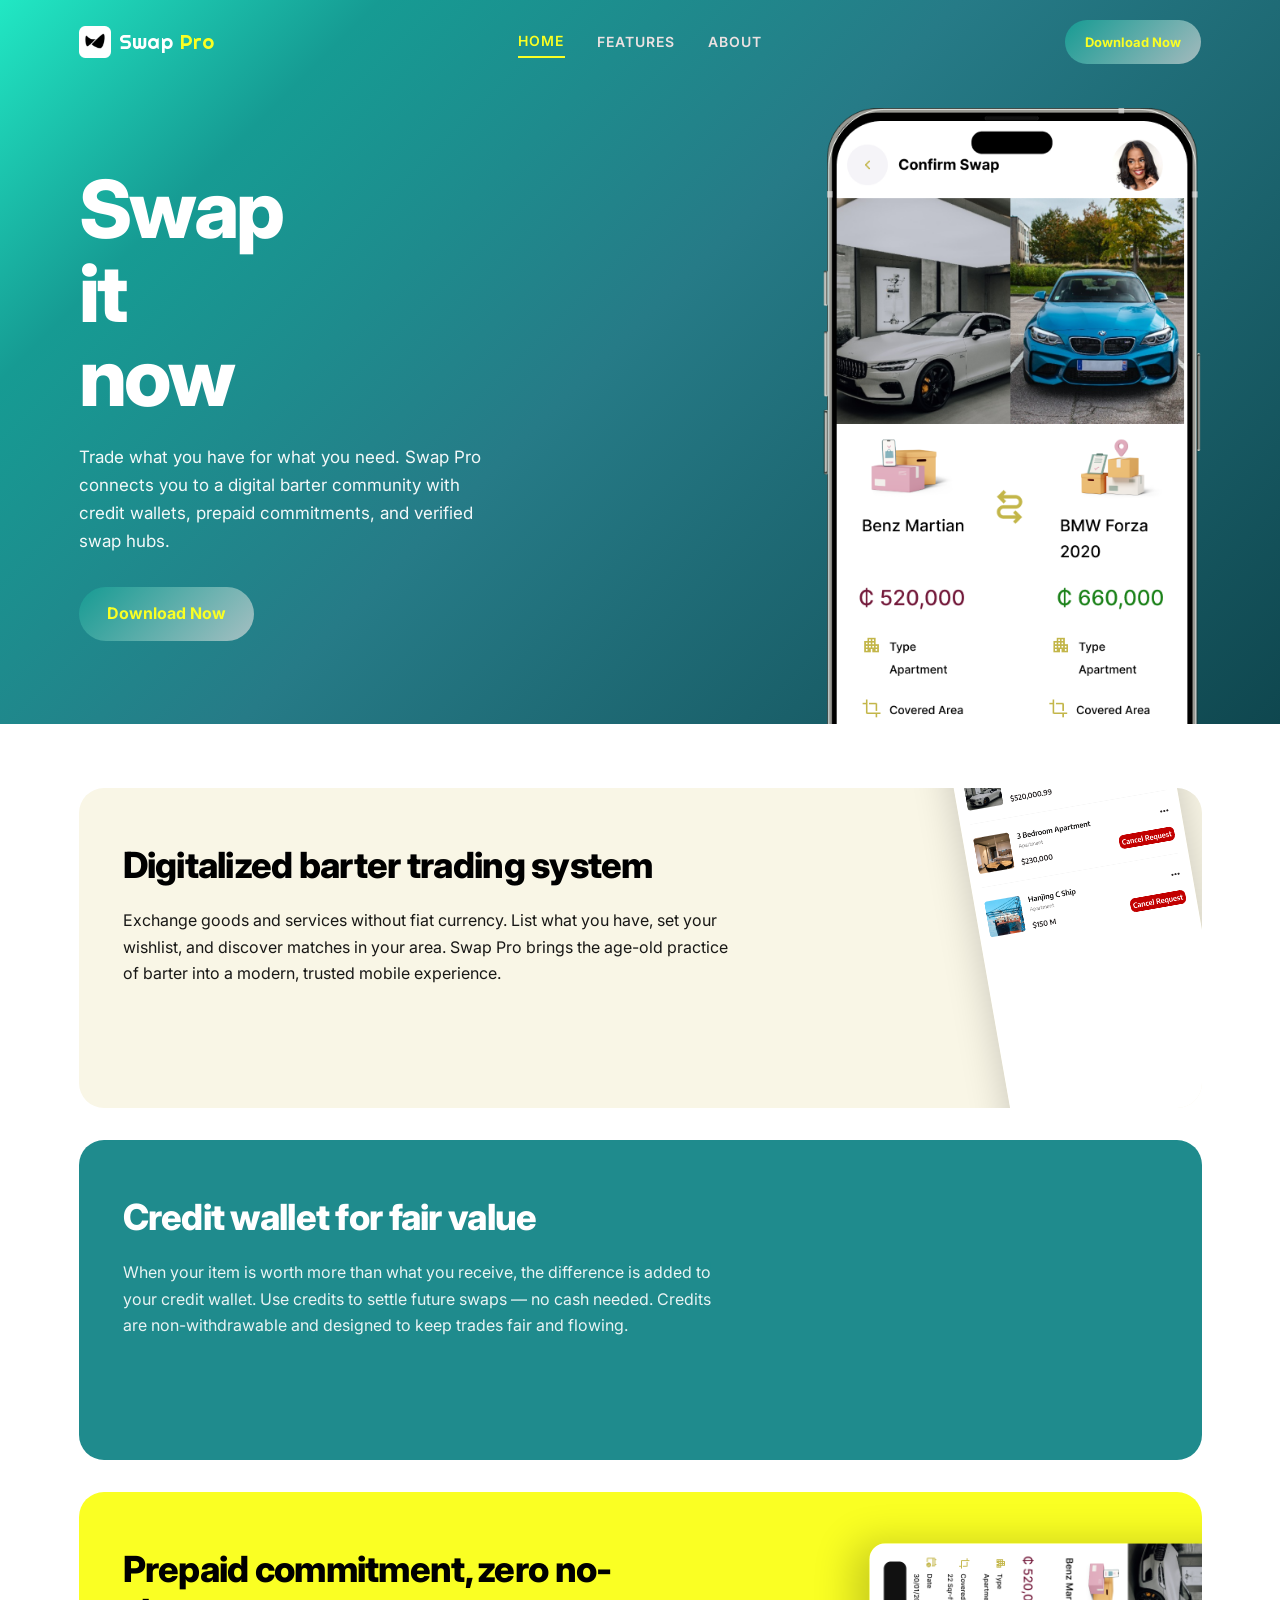
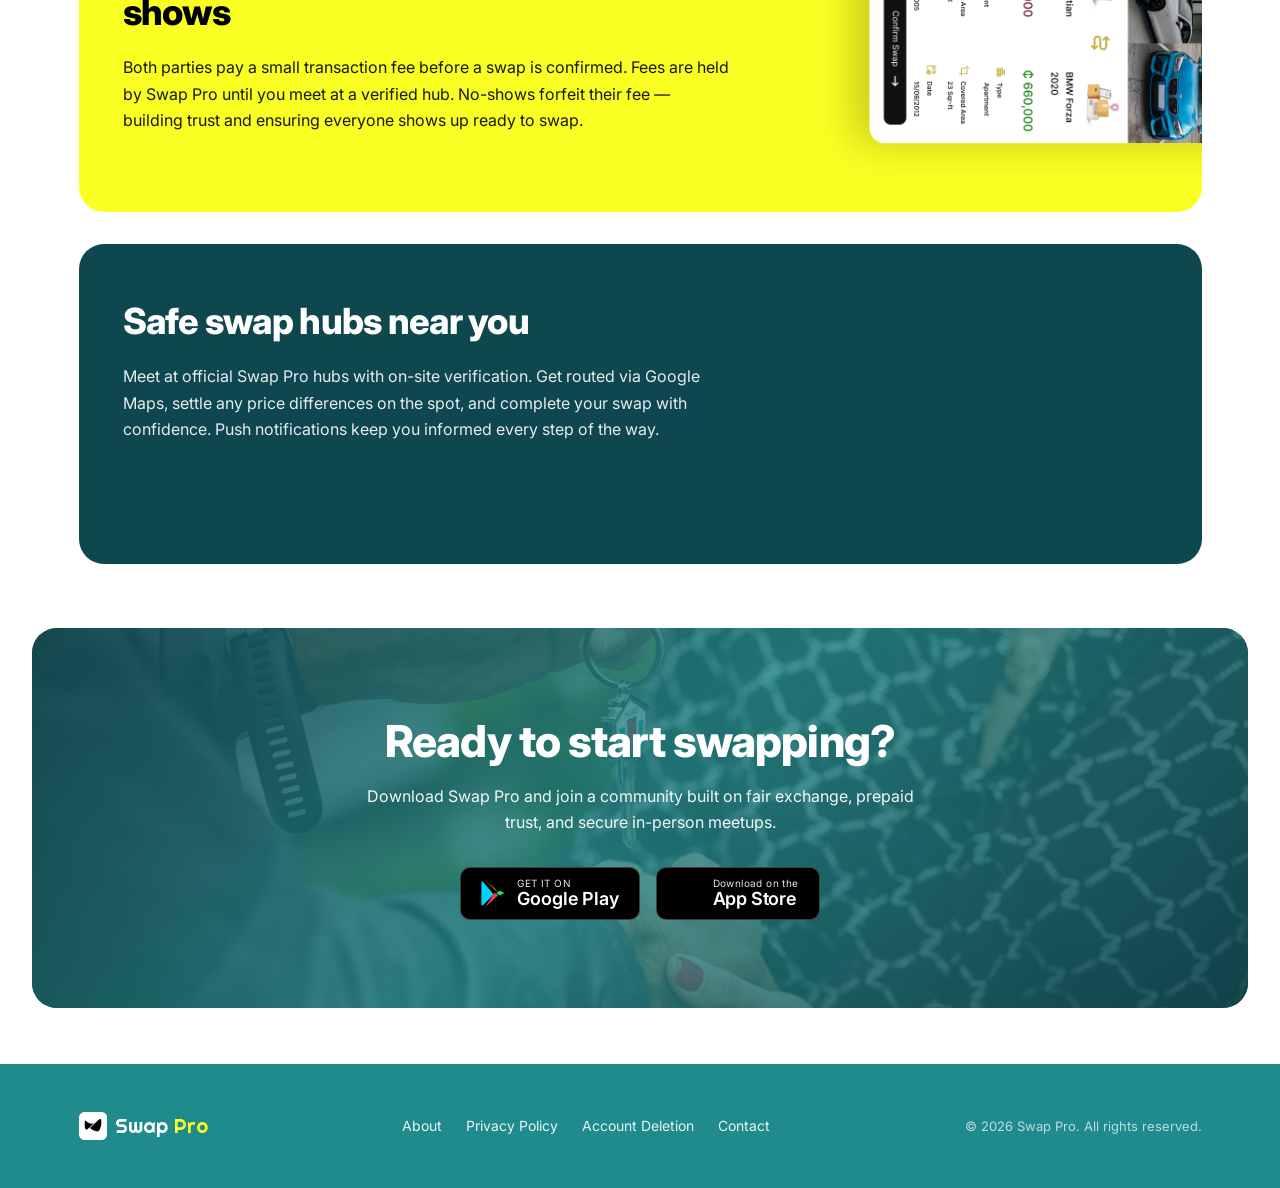
<file: index.html>
<!DOCTYPE html>
<html lang="en">
<head>
  <meta charset="UTF-8">
  <meta name="viewport" content="width=device-width, initial-scale=1.0">
  <meta name="description" content="Swap Pro — Digitalized barter trading. Exchange goods and services without fiat currency using credit wallets and secure swap hubs.">
  <title>Swap Pro — Swap It Now</title>
  <link rel="icon" type="image/png" href="assets/icons/favicon.png">
  <link rel="preconnect" href="https://fonts.googleapis.com">
  <link rel="preconnect" href="https://fonts.gstatic.com" crossorigin>
  <link href="https://fonts.googleapis.com/css2?family=Inter:wght@400;600;700;800&family=Righteous&display=swap" rel="stylesheet">
  <link rel="stylesheet" href="css/styles.css">
</head>
<body>
  <header class="site-header hero">
    <div class="container">
      <nav class="nav-bar" aria-label="Main navigation">
        <a href="index.html" class="logo">
          <img src="assets/icons/page_icon.png" alt="" class="logo-icon" width="32" height="32">
          <span class="logo-text">Swap <span>Pro</span></span>
        </a>

        <ul class="nav-links">
          <li><a href="#home" class="active">Home</a></li>
          <li><a href="#features">Features</a></li>
          <li><a href="about.html">About</a></li>
        </ul>

        <div class="nav-actions">
          <a href="#download" class="btn-cta btn-cta--nav">Download Now</a>
          <button class="nav-toggle" aria-expanded="false" aria-label="Toggle menu">
            <span></span>
            <span></span>
            <span></span>
          </button>
        </div>
      </nav>

      <section id="home" class="hero-inner">
        <div class="hero-content">
          <h1 class="hero-title">
            <span>Swap</span>
            <span>it</span>
            <span>now</span>
          </h1>
          <p class="hero-subtitle">
            Trade what you have for what you need. Swap Pro connects you to a digital barter community with credit wallets, prepaid commitments, and verified swap hubs.
          </p>
          <a href="#download" class="btn-cta">Download Now</a>
        </div>
        <div class="hero-phone">
          <img
            src="assets/img/dashboard_screenshot.png"
            alt="Swap Pro app dashboard"
            class="hero-screenshot"
            width="580"
            height="959"
          >
        </div>
      </section>
    </div>
  </header>

  <main>
    <section id="features" class="features">
      <div class="container">
        <article class="feature-card feature-card--cream">
          <h2>Digitalized barter trading system</h2>
          <p>
            Exchange goods and services without fiat currency. List what you have, set your wishlist, and discover matches in your area. Swap Pro brings the age-old practice of barter into a modern, trusted mobile experience.
          </p>
          <div class="card-phone">
            <img
              src="assets/img/swap_bay.png"
              alt="Swap Pro listings"
              class="card-screenshot card-screenshot--tilted"
              width="241"
              height="398"
            >
          </div>
        </article>

        <article class="feature-card feature-card--teal">
          <h2>Credit wallet for fair value</h2>
          <p>
            When your item is worth more than what you receive, the difference is added to your credit wallet. Use credits to settle future swaps — no cash needed. Credits are non-withdrawable and designed to keep trades fair and flowing.
          </p>
        </article>

        <article class="feature-card feature-card--yellow">
          <h2>Prepaid commitment, zero no-shows</h2>
          <p>
            Both parties pay a small transaction fee before a swap is confirmed. Fees are held by Swap Pro until you meet at a verified hub. No-shows forfeit their fee — building trust and ensuring everyone shows up ready to swap.
          </p>
          <div class="card-phone card-phone--rotated">
            <img
              src="assets/img/confirm_swap.png"
              alt="Swap Pro confirm swap screen"
              class="card-screenshot card-screenshot--rotated"
              width="245"
              height="405"
            >
          </div>
        </article>

        <article class="feature-card feature-card--dark">
          <h2>Safe swap hubs near you</h2>
          <p>
            Meet at official Swap Pro hubs with on-site verification. Get routed via Google Maps, settle any price differences on the spot, and complete your swap with confidence. Push notifications keep you informed every step of the way.
          </p>
        </article>
      </div>
    </section>

    <section id="download" class="download-cta">
      <div class="container container--wide">
        <article class="download-card">
          <div class="download-card__content">
            <h2>Ready to start swapping?</h2>
            <p>
              Download Swap Pro and join a community built on fair exchange, prepaid trust, and secure in-person meetups.
            </p>
            <div class="store-badges">
              <a href="https://play.google.com/store/apps/details?id=com.swappro.app&pcampaignid=web_share" class="store-badge" aria-label="Get Swap Pro on Google Play" target="_blank" rel="noopener noreferrer">
                <img src="assets/icons/google-play-badge.svg" alt="" width="24" height="27">
                <span class="store-badge__text">
                  <span class="store-badge__label">GET IT ON</span>
                  <span class="store-badge__name">Google Play</span>
                </span>
              </a>
              <a href="#" class="store-badge" aria-label="Download Swap Pro on the App Store">
                <img src="assets/icons/app-store-badge.svg" alt="" width="24" height="27">
                <span class="store-badge__text">
                  <span class="store-badge__label">Download on the</span>
                  <span class="store-badge__name">App Store</span>
                </span>
              </a>
            </div>
          </div>
        </article>
      </div>
    </section>
  </main>

  <footer class="site-footer">
    <div class="container footer-inner">
      <div class="footer-brand">
        <img src="assets/icons/page_icon.png" alt="" class="footer-icon" width="28" height="28">
        <span class="footer-brand-text">Swap <span>Pro</span></span>
      </div>
      <nav class="footer-links" aria-label="Footer navigation">
        <a href="about.html">About</a>
        <a href="privacy-policy.html">Privacy Policy</a>
        <a href="account-deletion.html">Account Deletion</a>
        <a href="mailto:support@swappro.app">Contact</a>
      </nav>
      <p class="footer-copy">&copy; 2026 Swap Pro. All rights reserved.</p>
    </div>
  </footer>

  <script src="js/main.js"></script>
</body>
</html>
</file>
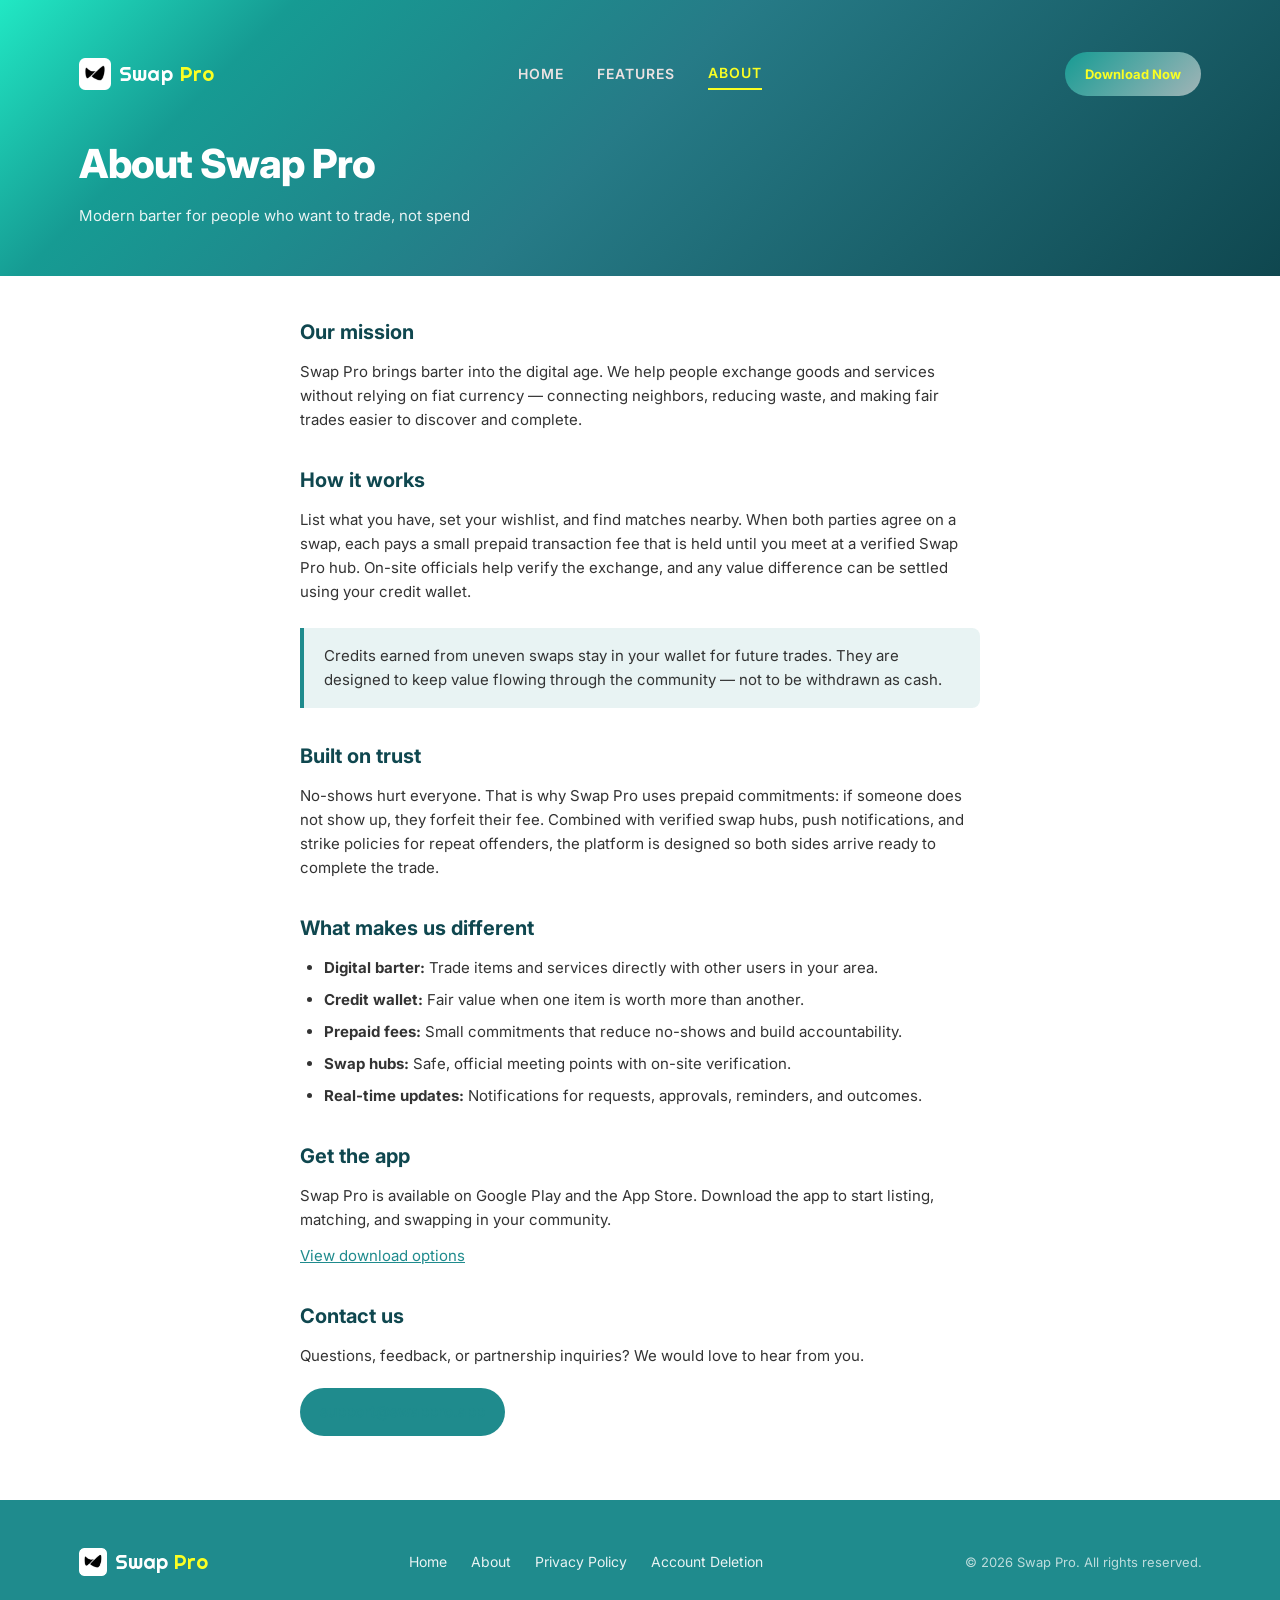
<file: about.html>
<!DOCTYPE html>
<html lang="en">
<head>
  <meta charset="UTF-8">
  <meta name="viewport" content="width=device-width, initial-scale=1.0">
  <meta name="description" content="About Swap Pro — A digital barter platform for fair, trusted, in-person exchanges.">
  <title>About — Swap Pro</title>
  <link rel="icon" type="image/png" href="assets/icons/favicon.png">
  <link rel="preconnect" href="https://fonts.googleapis.com">
  <link rel="preconnect" href="https://fonts.gstatic.com" crossorigin>
  <link href="https://fonts.googleapis.com/css2?family=Inter:wght@400;600;700;800&family=Righteous&display=swap" rel="stylesheet">
  <link rel="stylesheet" href="css/styles.css">
</head>
<body>
  <header class="site-header page-hero">
    <div class="container">
      <nav class="nav-bar" aria-label="Main navigation">
        <a href="index.html" class="logo">
          <img src="assets/icons/page_icon.png" alt="" class="logo-icon" width="32" height="32">
          <span class="logo-text">Swap <span>Pro</span></span>
        </a>

        <ul class="nav-links">
          <li><a href="index.html">Home</a></li>
          <li><a href="index.html#features">Features</a></li>
          <li><a href="about.html" class="active">About</a></li>
        </ul>

        <div class="nav-actions">
          <a href="index.html#download" class="btn-cta btn-cta--nav">Download Now</a>
          <button class="nav-toggle" aria-expanded="false" aria-label="Toggle menu">
            <span></span>
            <span></span>
            <span></span>
          </button>
        </div>
      </nav>

      <div style="padding-top: 1rem;">
        <h1>About Swap Pro</h1>
        <p>Modern barter for people who want to trade, not spend</p>
      </div>
    </div>
  </header>

  <main class="legal-content">
    <div class="container">
      <h2>Our mission</h2>
      <p>
        Swap Pro brings barter into the digital age. We help people exchange goods and services without relying on fiat currency — connecting neighbors, reducing waste, and making fair trades easier to discover and complete.
      </p>

      <h2>How it works</h2>
      <p>
        List what you have, set your wishlist, and find matches nearby. When both parties agree on a swap, each pays a small prepaid transaction fee that is held until you meet at a verified Swap Pro hub. On-site officials help verify the exchange, and any value difference can be settled using your credit wallet.
      </p>

      <div class="info-box">
        <p>
          Credits earned from uneven swaps stay in your wallet for future trades. They are designed to keep value flowing through the community — not to be withdrawn as cash.
        </p>
      </div>

      <h2>Built on trust</h2>
      <p>
        No-shows hurt everyone. That is why Swap Pro uses prepaid commitments: if someone does not show up, they forfeit their fee. Combined with verified swap hubs, push notifications, and strike policies for repeat offenders, the platform is designed so both sides arrive ready to complete the trade.
      </p>

      <h2>What makes us different</h2>
      <ul>
        <li><strong>Digital barter:</strong> Trade items and services directly with other users in your area.</li>
        <li><strong>Credit wallet:</strong> Fair value when one item is worth more than another.</li>
        <li><strong>Prepaid fees:</strong> Small commitments that reduce no-shows and build accountability.</li>
        <li><strong>Swap hubs:</strong> Safe, official meeting points with on-site verification.</li>
        <li><strong>Real-time updates:</strong> Notifications for requests, approvals, reminders, and outcomes.</li>
      </ul>

      <h2>Get the app</h2>
      <p>
        Swap Pro is available on Google Play and the App Store. Download the app to start listing, matching, and swapping in your community.
      </p>
      <p>
        <a href="index.html#download">View download options</a>
      </p>

      <h2>Contact us</h2>
      <p>
        Questions, feedback, or partnership inquiries? We would love to hear from you.
      </p>
      <a href="mailto:support@swappro.app" class="contact-email">support@swappro.app</a>
    </div>
  </main>

  <footer class="site-footer">
    <div class="container footer-inner">
      <div class="footer-brand">
        <img src="assets/icons/page_icon.png" alt="" class="footer-icon" width="28" height="28">
        <span class="footer-brand-text">Swap <span>Pro</span></span>
      </div>
      <nav class="footer-links" aria-label="Footer navigation">
        <a href="index.html">Home</a>
        <a href="about.html">About</a>
        <a href="privacy-policy.html">Privacy Policy</a>
        <a href="account-deletion.html">Account Deletion</a>
      </nav>
      <p class="footer-copy">&copy; 2026 Swap Pro. All rights reserved.</p>
    </div>
  </footer>

  <script src="js/main.js"></script>
</body>
</html>
</file>
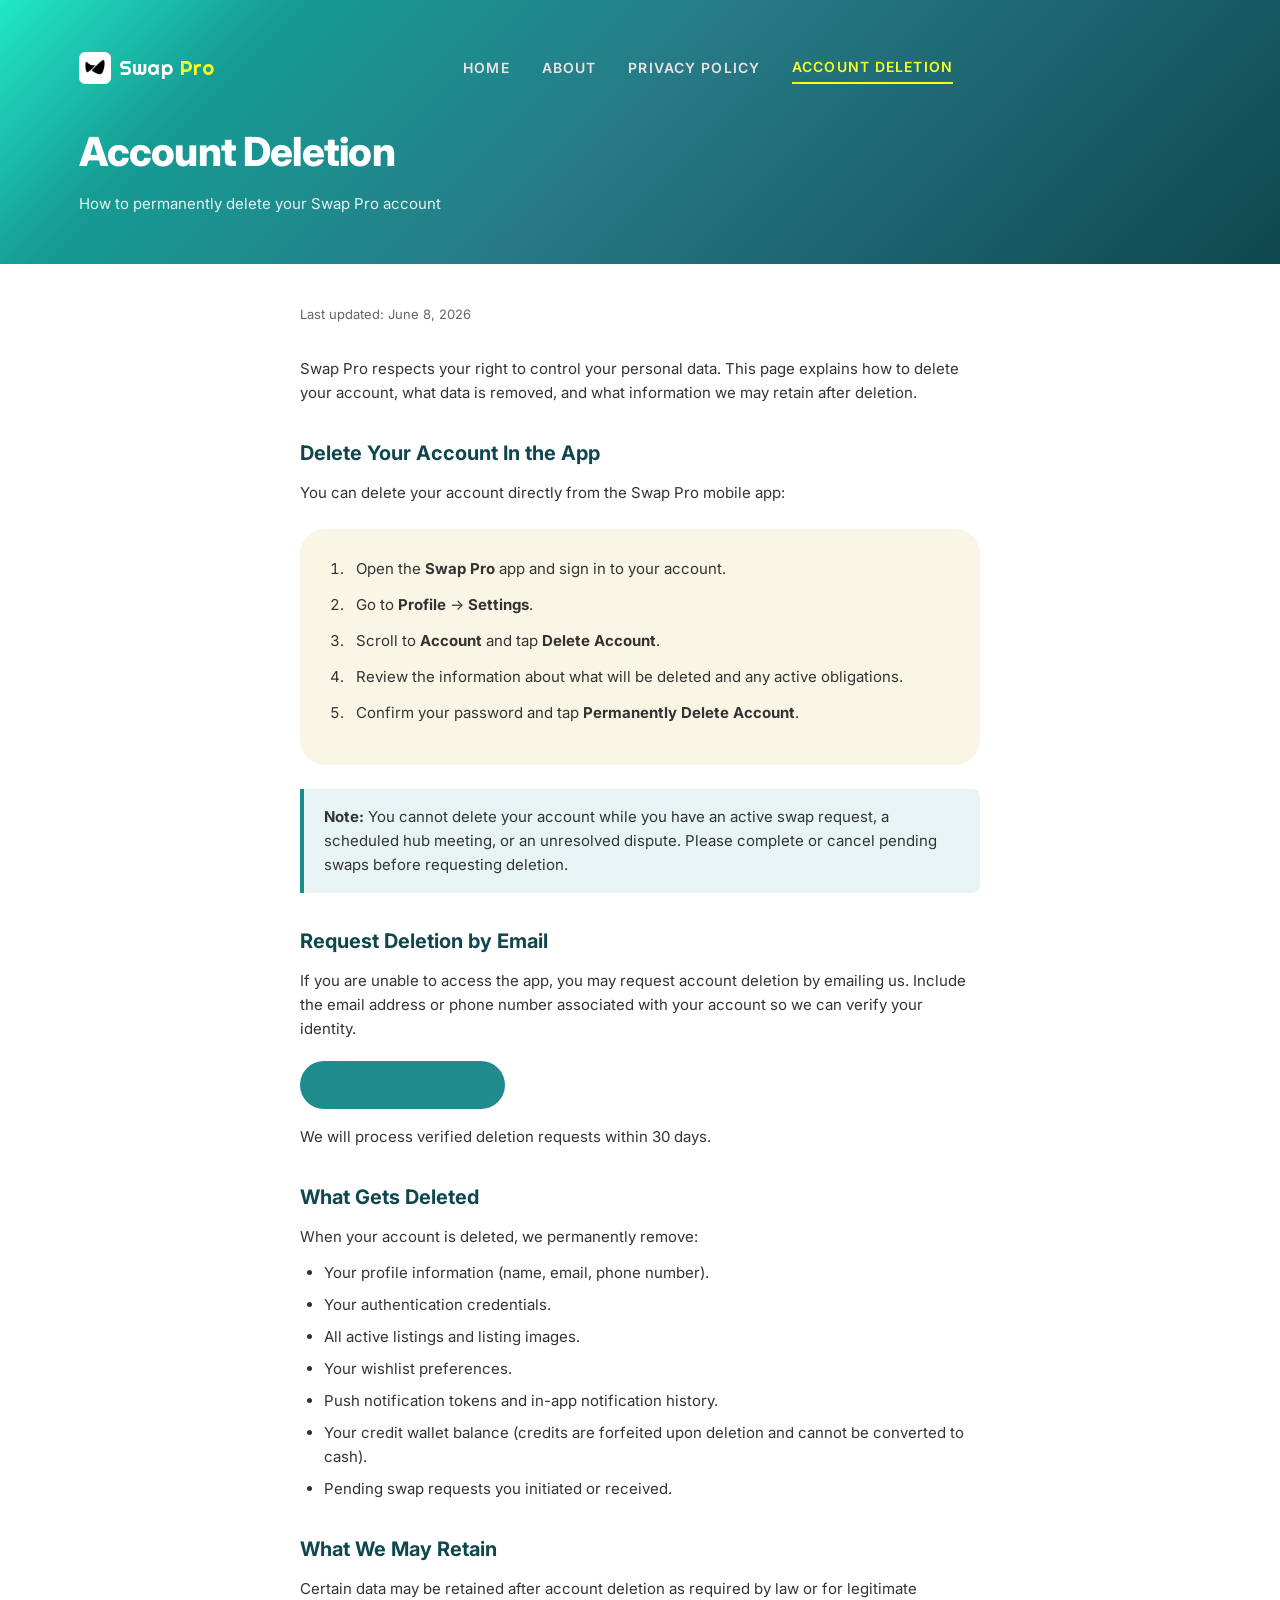
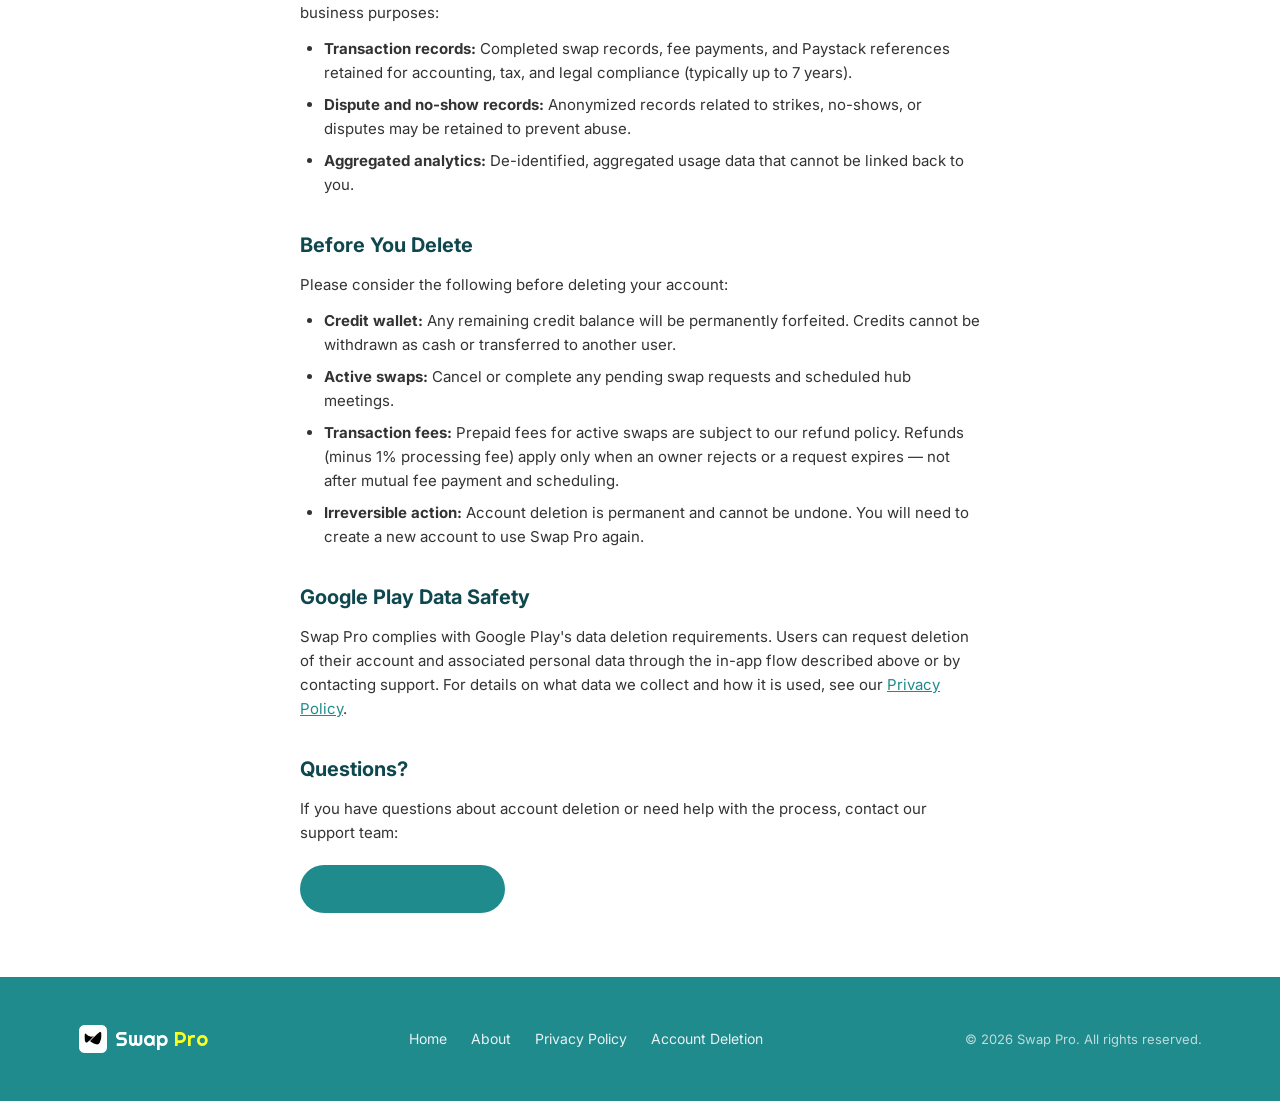
<file: account-deletion.html>
<!DOCTYPE html>
<html lang="en">
<head>
  <meta charset="UTF-8">
  <meta name="viewport" content="width=device-width, initial-scale=1.0">
  <meta name="description" content="How to delete your Swap Pro account and what happens to your data.">
  <title>Account Deletion — Swap Pro</title>
  <link rel="icon" type="image/png" href="assets/icons/favicon.png">
  <link rel="preconnect" href="https://fonts.googleapis.com">
  <link rel="preconnect" href="https://fonts.gstatic.com" crossorigin>
  <link href="https://fonts.googleapis.com/css2?family=Inter:wght@400;600;700;800&family=Righteous&display=swap" rel="stylesheet">
  <link rel="stylesheet" href="css/styles.css">
</head>
<body>
  <header class="site-header page-hero">
    <div class="container">
      <nav class="nav-bar" aria-label="Main navigation">
        <a href="index.html" class="logo">
          <img src="assets/icons/page_icon.png" alt="" class="logo-icon" width="32" height="32">
          <span class="logo-text">Swap <span>Pro</span></span>
        </a>

        <ul class="nav-links">
          <li><a href="index.html">Home</a></li>
          <li><a href="about.html">About</a></li>
          <li><a href="privacy-policy.html">Privacy Policy</a></li>
          <li><a href="account-deletion.html" class="active">Account Deletion</a></li>
        </ul>

        <div class="nav-actions">
          <button class="nav-toggle" aria-expanded="false" aria-label="Toggle menu">
            <span></span>
            <span></span>
            <span></span>
          </button>
        </div>
      </nav>

      <div style="padding-top: 1rem;">
        <h1>Account Deletion</h1>
        <p>How to permanently delete your Swap Pro account</p>
      </div>
    </div>
  </header>

  <main class="legal-content">
    <div class="container">
      <p class="updated">Last updated: June 8, 2026</p>

      <p>
        Swap Pro respects your right to control your personal data. This page explains how to delete your account, what data is removed, and what information we may retain after deletion.
      </p>

      <h2>Delete Your Account In the App</h2>
      <p>You can delete your account directly from the Swap Pro mobile app:</p>

      <div class="deletion-steps">
        <ol>
          <li>Open the <strong>Swap Pro</strong> app and sign in to your account.</li>
          <li>Go to <strong>Profile</strong> → <strong>Settings</strong>.</li>
          <li>Scroll to <strong>Account</strong> and tap <strong>Delete Account</strong>.</li>
          <li>Review the information about what will be deleted and any active obligations.</li>
          <li>Confirm your password and tap <strong>Permanently Delete Account</strong>.</li>
        </ol>
      </div>

      <div class="info-box">
        <p><strong>Note:</strong> You cannot delete your account while you have an active swap request, a scheduled hub meeting, or an unresolved dispute. Please complete or cancel pending swaps before requesting deletion.</p>
      </div>

      <h2>Request Deletion by Email</h2>
      <p>
        If you are unable to access the app, you may request account deletion by emailing us. Include the email address or phone number associated with your account so we can verify your identity.
      </p>
      <a href="mailto:support@swappro.app?subject=Account%20Deletion%20Request" class="contact-email">support@swappro.app</a>
      <p style="margin-top: 1rem;">We will process verified deletion requests within 30 days.</p>

      <h2>What Gets Deleted</h2>
      <p>When your account is deleted, we permanently remove:</p>
      <ul>
        <li>Your profile information (name, email, phone number).</li>
        <li>Your authentication credentials.</li>
        <li>All active listings and listing images.</li>
        <li>Your wishlist preferences.</li>
        <li>Push notification tokens and in-app notification history.</li>
        <li>Your credit wallet balance (credits are forfeited upon deletion and cannot be converted to cash).</li>
        <li>Pending swap requests you initiated or received.</li>
      </ul>

      <h2>What We May Retain</h2>
      <p>
        Certain data may be retained after account deletion as required by law or for legitimate business purposes:
      </p>
      <ul>
        <li><strong>Transaction records:</strong> Completed swap records, fee payments, and Paystack references retained for accounting, tax, and legal compliance (typically up to 7 years).</li>
        <li><strong>Dispute and no-show records:</strong> Anonymized records related to strikes, no-shows, or disputes may be retained to prevent abuse.</li>
        <li><strong>Aggregated analytics:</strong> De-identified, aggregated usage data that cannot be linked back to you.</li>
      </ul>

      <h2>Before You Delete</h2>
      <p>Please consider the following before deleting your account:</p>
      <ul>
        <li><strong>Credit wallet:</strong> Any remaining credit balance will be permanently forfeited. Credits cannot be withdrawn as cash or transferred to another user.</li>
        <li><strong>Active swaps:</strong> Cancel or complete any pending swap requests and scheduled hub meetings.</li>
        <li><strong>Transaction fees:</strong> Prepaid fees for active swaps are subject to our refund policy. Refunds (minus 1% processing fee) apply only when an owner rejects or a request expires — not after mutual fee payment and scheduling.</li>
        <li><strong>Irreversible action:</strong> Account deletion is permanent and cannot be undone. You will need to create a new account to use Swap Pro again.</li>
      </ul>

      <h2>Google Play Data Safety</h2>
      <p>
        Swap Pro complies with Google Play's data deletion requirements. Users can request deletion of their account and associated personal data through the in-app flow described above or by contacting support. For details on what data we collect and how it is used, see our <a href="privacy-policy.html">Privacy Policy</a>.
      </p>

      <h2>Questions?</h2>
      <p>
        If you have questions about account deletion or need help with the process, contact our support team:
      </p>
      <a href="mailto:support@swappro.app" class="contact-email">support@swappro.app</a>
    </div>
  </main>

  <footer class="site-footer">
    <div class="container footer-inner">
      <div class="footer-brand">
        <img src="assets/icons/page_icon.png" alt="" class="footer-icon" width="28" height="28">
        <span class="footer-brand-text">Swap <span>Pro</span></span>
      </div>
      <nav class="footer-links" aria-label="Footer navigation">
        <a href="index.html">Home</a>
        <a href="about.html">About</a>
        <a href="privacy-policy.html">Privacy Policy</a>
        <a href="account-deletion.html">Account Deletion</a>
      </nav>
      <p class="footer-copy">&copy; 2026 Swap Pro. All rights reserved.</p>
    </div>
  </footer>

  <script src="js/main.js"></script>
</body>
</html>
</file>
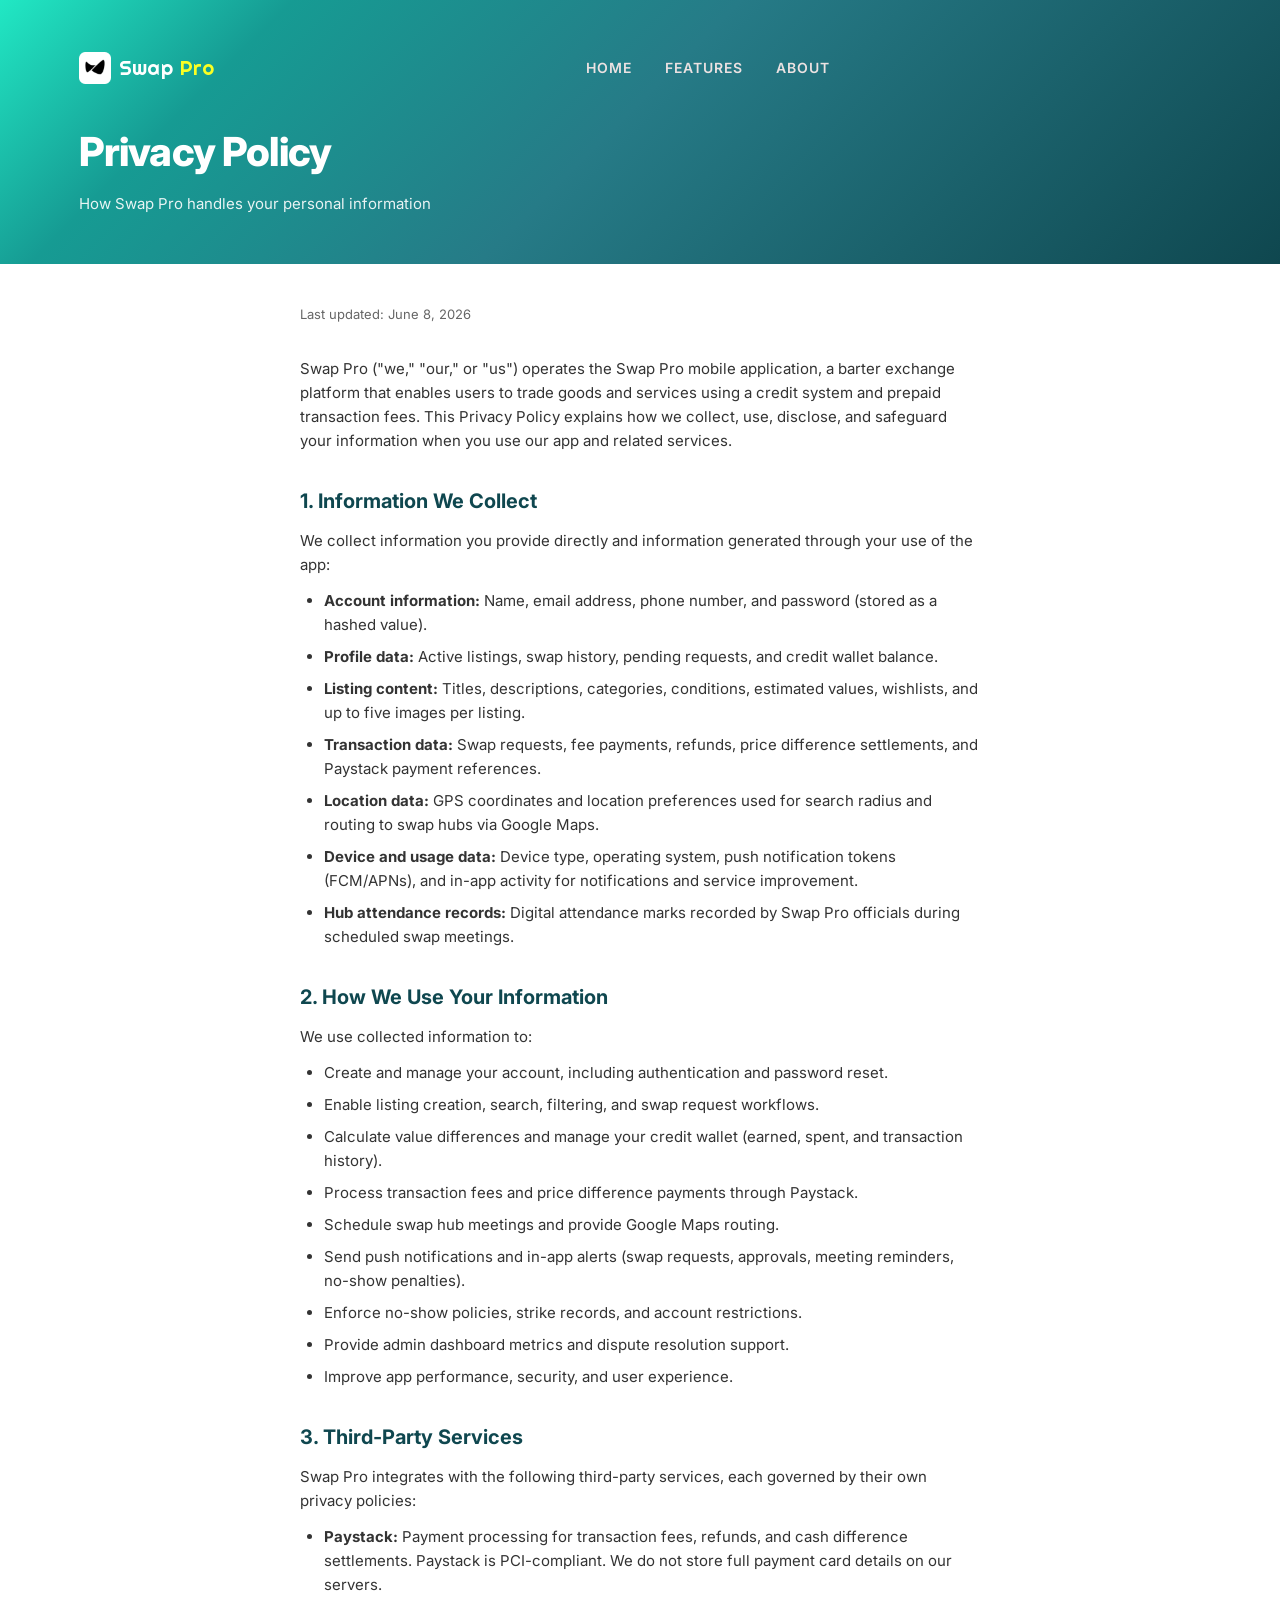
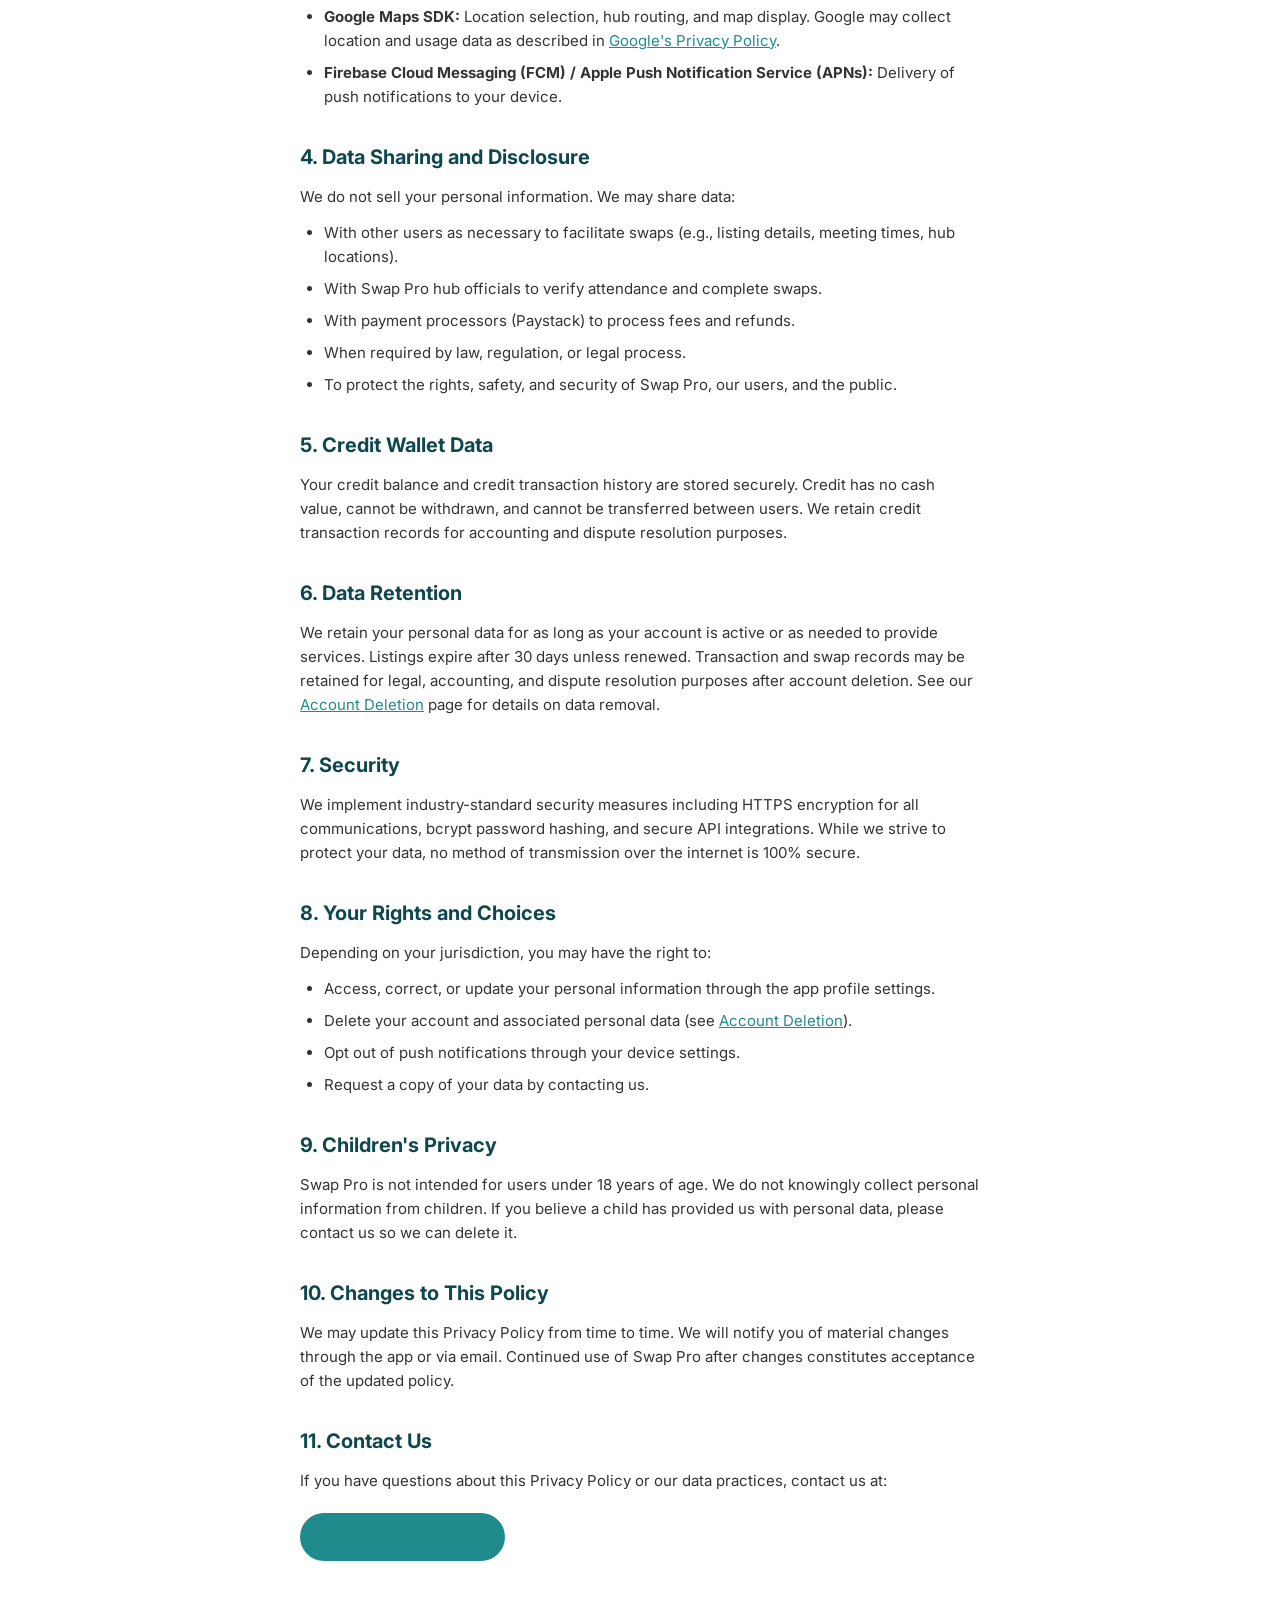
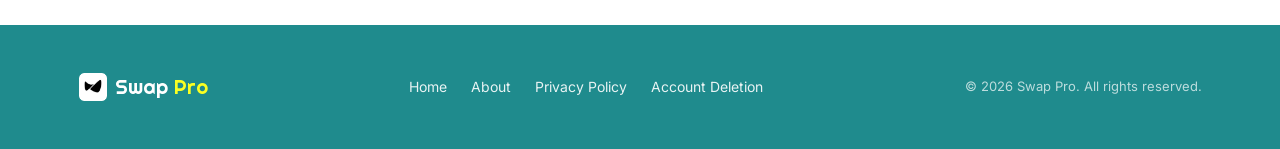
<file: privacy-policy.html>
<!DOCTYPE html>
<html lang="en">
<head>
  <meta charset="UTF-8">
  <meta name="viewport" content="width=device-width, initial-scale=1.0">
  <meta name="description" content="Swap Pro Privacy Policy — How we collect, use, and protect your data.">
  <title>Privacy Policy — Swap Pro</title>
  <link rel="icon" type="image/png" href="assets/icons/favicon.png">
  <link rel="preconnect" href="https://fonts.googleapis.com">
  <link rel="preconnect" href="https://fonts.gstatic.com" crossorigin>
  <link href="https://fonts.googleapis.com/css2?family=Inter:wght@400;600;700;800&family=Righteous&display=swap" rel="stylesheet">
  <link rel="stylesheet" href="css/styles.css">
</head>
<body>
  <header class="site-header page-hero">
    <div class="container">
      <nav class="nav-bar" aria-label="Main navigation">
        <a href="index.html" class="logo">
          <img src="assets/icons/page_icon.png" alt="" class="logo-icon" width="32" height="32">
          <span class="logo-text">Swap <span>Pro</span></span>
        </a>

        <ul class="nav-links">
          <li><a href="index.html">Home</a></li>
          <li><a href="index.html#features">Features</a></li>
          <li><a href="about.html">About</a></li>
        </ul>

        <div class="nav-actions">
          <button class="nav-toggle" aria-expanded="false" aria-label="Toggle menu">
            <span></span>
            <span></span>
            <span></span>
          </button>
        </div>
      </nav>

      <div style="padding-top: 1rem;">
        <h1>Privacy Policy</h1>
        <p>How Swap Pro handles your personal information</p>
      </div>
    </div>
  </header>

  <main class="legal-content">
    <div class="container">
      <p class="updated">Last updated: June 8, 2026</p>

      <p>
        Swap Pro ("we," "our," or "us") operates the Swap Pro mobile application, a barter exchange platform that enables users to trade goods and services using a credit system and prepaid transaction fees. This Privacy Policy explains how we collect, use, disclose, and safeguard your information when you use our app and related services.
      </p>

      <h2>1. Information We Collect</h2>
      <p>We collect information you provide directly and information generated through your use of the app:</p>
      <ul>
        <li><strong>Account information:</strong> Name, email address, phone number, and password (stored as a hashed value).</li>
        <li><strong>Profile data:</strong> Active listings, swap history, pending requests, and credit wallet balance.</li>
        <li><strong>Listing content:</strong> Titles, descriptions, categories, conditions, estimated values, wishlists, and up to five images per listing.</li>
        <li><strong>Transaction data:</strong> Swap requests, fee payments, refunds, price difference settlements, and Paystack payment references.</li>
        <li><strong>Location data:</strong> GPS coordinates and location preferences used for search radius and routing to swap hubs via Google Maps.</li>
        <li><strong>Device and usage data:</strong> Device type, operating system, push notification tokens (FCM/APNs), and in-app activity for notifications and service improvement.</li>
        <li><strong>Hub attendance records:</strong> Digital attendance marks recorded by Swap Pro officials during scheduled swap meetings.</li>
      </ul>

      <h2>2. How We Use Your Information</h2>
      <p>We use collected information to:</p>
      <ul>
        <li>Create and manage your account, including authentication and password reset.</li>
        <li>Enable listing creation, search, filtering, and swap request workflows.</li>
        <li>Calculate value differences and manage your credit wallet (earned, spent, and transaction history).</li>
        <li>Process transaction fees and price difference payments through Paystack.</li>
        <li>Schedule swap hub meetings and provide Google Maps routing.</li>
        <li>Send push notifications and in-app alerts (swap requests, approvals, meeting reminders, no-show penalties).</li>
        <li>Enforce no-show policies, strike records, and account restrictions.</li>
        <li>Provide admin dashboard metrics and dispute resolution support.</li>
        <li>Improve app performance, security, and user experience.</li>
      </ul>

      <h2>3. Third-Party Services</h2>
      <p>Swap Pro integrates with the following third-party services, each governed by their own privacy policies:</p>
      <ul>
        <li><strong>Paystack:</strong> Payment processing for transaction fees, refunds, and cash difference settlements. Paystack is PCI-compliant. We do not store full payment card details on our servers.</li>
        <li><strong>Google Maps SDK:</strong> Location selection, hub routing, and map display. Google may collect location and usage data as described in <a href="https://policies.google.com/privacy" target="_blank" rel="noopener noreferrer">Google's Privacy Policy</a>.</li>
        <li><strong>Firebase Cloud Messaging (FCM) / Apple Push Notification Service (APNs):</strong> Delivery of push notifications to your device.</li>
      </ul>

      <h2>4. Data Sharing and Disclosure</h2>
      <p>We do not sell your personal information. We may share data:</p>
      <ul>
        <li>With other users as necessary to facilitate swaps (e.g., listing details, meeting times, hub locations).</li>
        <li>With Swap Pro hub officials to verify attendance and complete swaps.</li>
        <li>With payment processors (Paystack) to process fees and refunds.</li>
        <li>When required by law, regulation, or legal process.</li>
        <li>To protect the rights, safety, and security of Swap Pro, our users, and the public.</li>
      </ul>

      <h2>5. Credit Wallet Data</h2>
      <p>
        Your credit balance and credit transaction history are stored securely. Credit has no cash value, cannot be withdrawn, and cannot be transferred between users. We retain credit transaction records for accounting and dispute resolution purposes.
      </p>

      <h2>6. Data Retention</h2>
      <p>
        We retain your personal data for as long as your account is active or as needed to provide services. Listings expire after 30 days unless renewed. Transaction and swap records may be retained for legal, accounting, and dispute resolution purposes after account deletion. See our <a href="account-deletion.html">Account Deletion</a> page for details on data removal.
      </p>

      <h2>7. Security</h2>
      <p>
        We implement industry-standard security measures including HTTPS encryption for all communications, bcrypt password hashing, and secure API integrations. While we strive to protect your data, no method of transmission over the internet is 100% secure.
      </p>

      <h2>8. Your Rights and Choices</h2>
      <p>Depending on your jurisdiction, you may have the right to:</p>
      <ul>
        <li>Access, correct, or update your personal information through the app profile settings.</li>
        <li>Delete your account and associated personal data (see <a href="account-deletion.html">Account Deletion</a>).</li>
        <li>Opt out of push notifications through your device settings.</li>
        <li>Request a copy of your data by contacting us.</li>
      </ul>

      <h2>9. Children's Privacy</h2>
      <p>
        Swap Pro is not intended for users under 18 years of age. We do not knowingly collect personal information from children. If you believe a child has provided us with personal data, please contact us so we can delete it.
      </p>

      <h2>10. Changes to This Policy</h2>
      <p>
        We may update this Privacy Policy from time to time. We will notify you of material changes through the app or via email. Continued use of Swap Pro after changes constitutes acceptance of the updated policy.
      </p>

      <h2>11. Contact Us</h2>
      <p>
        If you have questions about this Privacy Policy or our data practices, contact us at:
      </p>
      <a href="mailto:privacy@swappro.app" class="contact-email">privacy@swappro.app</a>
    </div>
  </main>

  <footer class="site-footer">
    <div class="container footer-inner">
      <div class="footer-brand">
        <img src="assets/icons/page_icon.png" alt="" class="footer-icon" width="28" height="28">
        <span class="footer-brand-text">Swap <span>Pro</span></span>
      </div>
      <nav class="footer-links" aria-label="Footer navigation">
        <a href="index.html">Home</a>
        <a href="about.html">About</a>
        <a href="privacy-policy.html">Privacy Policy</a>
        <a href="account-deletion.html">Account Deletion</a>
      </nav>
      <p class="footer-copy">&copy; 2026 Swap Pro. All rights reserved.</p>
    </div>
  </footer>

  <script src="js/main.js"></script>
</body>
</html>
</file>
<file: css/styles.css>
/* Swap Pro — Mobile-first responsive styles */

:root {
  --color-teal-light: #21e8c4;
  --color-teal-mid: #169b93;
  --color-teal: #1f8b8d;
  --color-teal-dark: #267b87;
  --color-teal-deep: #0f474f;
  --color-accent: #faff23;
  --color-cream: #f9f6e6;
  --color-white: #ffffff;
  --color-black: #000000;
  --color-nav-muted: #ece2e2;
  --color-gray-pill: #d9d9d9;
  --color-text-muted: #333333;

  --gradient-hero: linear-gradient(
    135deg,
    var(--color-teal-light) 0%,
    var(--color-teal-mid) 19%,
    var(--color-teal-dark) 48%,
    var(--color-teal-deep) 100%
  );

  --gradient-cta: linear-gradient(
    135deg,
    var(--color-teal-mid) 0%,
    rgba(217, 217, 217, 0.71) 100%
  );

  --font-sans: "Inter", system-ui, -apple-system, BlinkMacSystemFont, "Segoe UI", sans-serif;
  --font-brand: "Righteous", cursive;
  --radius-card: 25px;
  --radius-pill: 38px;
  --max-width: 1203px;
  --section-gap: 2.5rem;
}

*,
*::before,
*::after {
  box-sizing: border-box;
  margin: 0;
  padding: 0;
}

html {
  scroll-behavior: smooth;
}

body {
  font-family: var(--font-sans);
  color: var(--color-black);
  background: var(--color-white);
  line-height: 1.6;
  -webkit-font-smoothing: antialiased;
}

img {
  max-width: 100%;
  height: auto;
  display: block;
}

a {
  color: inherit;
  text-decoration: none;
}

ul {
  list-style: none;
}

/* ── Layout ── */

.container {
  width: 100%;
  max-width: var(--max-width);
  margin-inline: auto;
  padding-inline: 1.25rem;
}

/* ── Header / Nav ── */

.site-header {
  position: relative;
  z-index: 10;
}

.nav-bar {
  display: flex;
  align-items: center;
  justify-content: space-between;
  padding: 1rem 0;
  gap: 1rem;
  position: relative;
  z-index: 20;
}

.logo {
  display: flex;
  align-items: center;
  gap: 0.5rem;
  flex-shrink: 0;
}

.logo-icon {
  width: 32px;
  height: 32px;
  object-fit: contain;
}

.logo-text {
  font-family: var(--font-brand);
  font-size: 1.25rem;
  font-weight: 400;
  color: var(--color-white);
  letter-spacing: 0.02em;
  line-height: 1;
}

.logo-text span {
  color: var(--color-accent);
}

.nav-toggle {
  display: flex;
  flex-direction: column;
  justify-content: center;
  gap: 5px;
  width: 44px;
  height: 44px;
  background: transparent;
  border: none;
  cursor: pointer;
  padding: 10px;
}

.nav-toggle span {
  display: block;
  width: 24px;
  height: 2px;
  background: var(--color-white);
  border-radius: 2px;
  transition: transform 0.3s, opacity 0.3s;
}

.nav-toggle[aria-expanded="true"] span:nth-child(1) {
  transform: translateY(7px) rotate(45deg);
}

.nav-toggle[aria-expanded="true"] span:nth-child(2) {
  opacity: 0;
}

.nav-toggle[aria-expanded="true"] span:nth-child(3) {
  transform: translateY(-7px) rotate(-45deg);
}

.nav-links {
  display: none;
  position: absolute;
  top: 100%;
  left: 0;
  right: 0;
  background: rgba(15, 71, 79, 0.97);
  padding: 1rem 1.25rem 1.5rem;
  flex-direction: column;
  gap: 0.25rem;
}

.nav-links.is-open {
  display: flex;
  z-index: 30;
}

.nav-links a {
  color: var(--color-nav-muted);
  font-size: 0.875rem;
  font-weight: 600;
  letter-spacing: 0.08em;
  text-transform: uppercase;
  padding: 0.75rem 0;
  min-height: 44px;
  display: flex;
  align-items: center;
}

.nav-links a.active,
.nav-links a:hover {
  color: var(--color-accent);
}

.nav-links a.active {
  border-bottom: 2px solid var(--color-accent);
  width: fit-content;
}

.nav-actions {
  display: flex;
  align-items: center;
  gap: 0.75rem;
}

.btn-cta.btn-cta--nav {
  display: none;
  margin-top: 0;
  padding: 0.625rem 1.25rem;
  min-height: 44px;
  font-size: 0.8125rem;
  white-space: nowrap;
}

/* ── Hero ── */

.hero {
  background: var(--gradient-hero);
  padding-bottom: 3rem;
  overflow: visible;
}

.hero-inner {
  display: flex;
  flex-direction: column;
  gap: 2rem;
  padding-bottom: 2rem;
}

.hero-content {
  padding-top: 1rem;
}

.hero-title {
  font-size: clamp(2.75rem, 10vw, 5rem);
  font-weight: 800;
  color: var(--color-white);
  line-height: 1.05;
  letter-spacing: -0.03em;
}

.hero-title span {
  display: block;
}

.hero-subtitle {
  color: var(--color-white);
  font-size: 1rem;
  line-height: 1.65;
  margin-top: 1.5rem;
  max-width: 26rem;
  opacity: 0.95;
}

.btn-cta {
  display: inline-flex;
  align-items: center;
  justify-content: center;
  margin-top: 2rem;
  padding: 0.875rem 1.75rem;
  min-height: 52px;
  background: var(--gradient-cta);
  border-radius: var(--radius-pill);
  color: var(--color-accent);
  font-size: 1rem;
  font-weight: 700;
  border: none;
  cursor: pointer;
  transition: transform 0.2s, box-shadow 0.2s;
}

.btn-cta:hover {
  transform: translateY(-2px);
  box-shadow: 0 8px 24px rgba(0, 0, 0, 0.15);
}

.hero-phone {
  display: flex;
  justify-content: center;
  align-items: flex-start;
  margin-bottom: 0;
}

.hero-screenshot {
  width: min(280px, 72vw);
  height: auto;
  object-fit: contain;
}

.card-screenshot {
  width: min(180px, 38vw);
  height: auto;
  border-radius: 1rem;
  box-shadow: 0 16px 40px rgba(0, 0, 0, 0.2);
}

.card-screenshot--tilted {
  transform: rotate(-10deg);
}

.card-screenshot--rotated {
  transform: rotate(90deg);
  width: min(160px, 34vw);
}

/* ── Feature Cards ── */

.features {
  padding: var(--section-gap) 0;
}

.feature-card {
  border-radius: var(--radius-card);
  padding: 2rem 1.75rem;
  margin-bottom: 1.5rem;
  position: relative;
  overflow: hidden;
}

.feature-card:last-child {
  margin-bottom: 0;
}

.feature-card--cream {
  background: var(--color-cream);
  color: var(--color-black);
}

.feature-card--teal {
  background: var(--color-teal);
  color: var(--color-white);
}

.feature-card--yellow {
  background: var(--color-accent);
  color: var(--color-black);
}

.feature-card--dark {
  background: var(--color-teal-deep);
  color: var(--color-white);
}

.feature-card h2 {
  font-size: clamp(1.5rem, 4vw, 2.25rem);
  font-weight: 800;
  line-height: 1.2;
  letter-spacing: -0.02em;
  max-width: 36rem;
  margin-bottom: 1.25rem;
}

.feature-card p {
  font-size: 1rem;
  line-height: 1.65;
  max-width: 38rem;
  opacity: 0.9;
}

.feature-card .card-phone {
  display: none;
  position: absolute;
  right: 0.5rem;
  bottom: -1.5rem;
  pointer-events: none;
}

.feature-card .card-phone--rotated {
  right: 1rem;
  bottom: -3rem;
}

/* ── Download CTA ── */

.download-cta {
  padding: 0 0 var(--section-gap);
}

.container--wide {
  max-width: 1400px;
  padding-inline: 0.75rem;
}

.download-card {
  position: relative;
  border-radius: var(--radius-card);
  overflow: hidden;
  min-height: 320px;
  display: flex;
  align-items: center;
  justify-content: center;
  background-image: url("../assets/img/swapactivity.png");
  background-size: cover;
  background-position: center;
  text-align: center;
}

.download-card::before {
  content: "";
  position: absolute;
  inset: 0;
  background: linear-gradient(
    135deg,
    rgba(15, 71, 79, 0.88) 0%,
    rgba(31, 139, 141, 0.75) 50%,
    rgba(15, 71, 79, 0.85) 100%
  );
}

.download-card__content {
  position: relative;
  z-index: 1;
  padding: 3rem 1.75rem;
  max-width: 42rem;
  margin-inline: auto;
  color: var(--color-white);
}

.download-card__content h2 {
  font-size: clamp(1.75rem, 5vw, 2.75rem);
  font-weight: 800;
  line-height: 1.15;
  letter-spacing: -0.02em;
  margin-bottom: 1rem;
}

.download-card__content p {
  font-size: 1rem;
  line-height: 1.65;
  opacity: 0.95;
  margin-bottom: 2rem;
}

.store-badges {
  display: flex;
  flex-wrap: wrap;
  justify-content: center;
  gap: 1rem;
}

.store-badge {
  display: inline-flex;
  align-items: center;
  gap: 0.75rem;
  padding: 0.625rem 1.25rem;
  min-height: 52px;
  background: var(--color-black);
  border: 1px solid rgba(255, 255, 255, 0.25);
  border-radius: 10px;
  color: var(--color-white);
  transition: transform 0.2s, box-shadow 0.2s, background 0.2s;
}

.store-badge:hover {
  transform: translateY(-2px);
  box-shadow: 0 8px 24px rgba(0, 0, 0, 0.35);
  background: #1a1a1a;
}

.store-badge img {
  flex-shrink: 0;
}

.store-badge__text {
  display: flex;
  flex-direction: column;
  align-items: flex-start;
  line-height: 1.1;
  text-align: left;
}

.store-badge__label {
  font-size: 0.625rem;
  letter-spacing: 0.04em;
  opacity: 0.9;
}

.store-badge__name {
  font-size: 1.125rem;
  font-weight: 600;
  letter-spacing: -0.01em;
}

/* ── Footer ── */

.site-footer {
  background: var(--color-teal);
  color: var(--color-white);
  padding: 2.5rem 0;
}

.footer-inner {
  display: flex;
  flex-direction: column;
  gap: 1.5rem;
  text-align: center;
}

.footer-brand {
  display: flex;
  align-items: center;
  gap: 0.5rem;
  justify-content: center;
}

.footer-icon {
  width: 28px;
  height: 28px;
  object-fit: contain;
}

.footer-brand-text {
  font-family: var(--font-brand);
  font-size: 1.25rem;
  font-weight: 400;
  line-height: 1;
}

.footer-brand-text span {
  color: var(--color-accent);
}

.footer-links {
  display: flex;
  flex-wrap: wrap;
  justify-content: center;
  gap: 1rem 1.5rem;
}

.footer-links a {
  font-size: 0.875rem;
  opacity: 0.9;
  min-height: 44px;
  display: flex;
  align-items: center;
}

.footer-links a:hover {
  color: var(--color-accent);
}

.footer-copy {
  font-size: 0.8125rem;
  opacity: 0.7;
}

/* ── Legal / Content Pages ── */

.page-hero {
  background: var(--gradient-hero);
  padding: 2rem 0 3rem;
  color: var(--color-white);
}

.page-hero h1 {
  font-size: clamp(1.75rem, 5vw, 2.5rem);
  font-weight: 800;
  letter-spacing: -0.02em;
  margin-bottom: 0.5rem;
}

.page-hero p {
  opacity: 0.9;
  font-size: 0.9375rem;
}

.legal-content {
  padding: 2.5rem 0 4rem;
}

.legal-content .container {
  max-width: 760px;
}

.legal-content h2 {
  font-size: 1.25rem;
  font-weight: 700;
  margin-top: 2rem;
  margin-bottom: 0.75rem;
  color: var(--color-teal-deep);
}

.legal-content h2:first-child {
  margin-top: 0;
}

.legal-content p,
.legal-content li {
  font-size: 0.9375rem;
  color: var(--color-text-muted);
  margin-bottom: 0.75rem;
}

.legal-content ul {
  list-style: disc;
  padding-left: 1.5rem;
  margin-bottom: 1rem;
}

.legal-content ul li {
  margin-bottom: 0.5rem;
}

.legal-content a {
  color: var(--color-teal);
  text-decoration: underline;
}

.legal-content .updated {
  font-size: 0.8125rem;
  color: #666;
  margin-bottom: 2rem;
}

.deletion-steps {
  background: var(--color-cream);
  border-radius: var(--radius-card);
  padding: 1.75rem;
  margin: 1.5rem 0;
}

.deletion-steps ol {
  list-style: decimal;
  padding-left: 1.25rem;
}

.deletion-steps li {
  font-size: 0.9375rem;
  color: var(--color-text-muted);
  margin-bottom: 0.75rem;
  padding-left: 0.5rem;
}

.info-box {
  background: rgba(31, 139, 141, 0.1);
  border-left: 4px solid var(--color-teal);
  padding: 1rem 1.25rem;
  border-radius: 0 8px 8px 0;
  margin: 1.5rem 0;
}

.info-box p {
  margin-bottom: 0;
}

.contact-email {
  display: inline-flex;
  align-items: center;
  gap: 0.5rem;
  background: var(--color-teal);
  color: var(--color-white);
  padding: 0.75rem 1.25rem;
  border-radius: var(--radius-pill);
  font-weight: 600;
  font-size: 0.9375rem;
  margin-top: 0.5rem;
  min-height: 44px;
}

.contact-email:hover {
  background: var(--color-teal-deep);
}

/* ── Tablet (768px+) ── */

@media (min-width: 768px) {
  .container {
    padding-inline: 2.5rem;
  }

  .nav-toggle {
    display: none;
  }

  .nav-links {
    display: flex;
    position: static;
    flex-direction: row;
    background: transparent;
    padding: 0;
    gap: 2rem;
    align-items: center;
  }

  .nav-links a {
    padding: 0.25rem 0;
    min-height: auto;
  }

  .btn-cta.btn-cta--nav {
    display: inline-flex;
  }

  .hero {
    overflow: hidden;
  }

  .hero-inner {
    flex-direction: row;
    align-items: center;
    min-height: 520px;
    gap: 3rem;
  }

  .hero-content {
    flex: 1;
    padding-top: 2rem;
  }

  .hero-phone {
    flex: 1;
    justify-content: flex-end;
    max-height: 560px;
    overflow: hidden;
    margin-bottom: -4rem;
  }

  .hero-screenshot {
    width: min(320px, 42vw);
    object-fit: cover;
    object-position: top center;
  }

  .footer-brand {
    justify-content: flex-start;
  }

  .feature-card {
    padding: 3rem 2.5rem;
    min-height: 280px;
  }

  .feature-card .card-phone {
    display: block;
  }

  .footer-inner {
    flex-direction: row;
    justify-content: space-between;
    align-items: center;
    text-align: left;
  }

  .footer-copy {
    text-align: right;
  }
}

/* ── Desktop (1024px+) ── */

@media (min-width: 1024px) {
  :root {
    --section-gap: 3.5rem;
  }

  .hero {
    padding-bottom: 0;
  }

  .hero-inner {
    min-height: 640px;
  }

  .hero-title {
    font-size: 5rem;
  }

  .hero-subtitle {
    font-size: 1.0625rem;
  }

  .hero-phone {
    max-height: 640px;
    margin-bottom: -5rem;
  }

  .hero-screenshot {
    width: 380px;
  }

  .card-screenshot {
    width: 220px;
  }

  .card-screenshot--rotated {
    width: 200px;
  }

  .features {
    padding: 4rem 0;
  }

  .container--wide {
    padding-inline: 2rem;
  }

  .download-card {
    min-height: 380px;
  }

  .download-card__content {
    padding: 4rem 3rem;
  }

  .feature-card {
    padding: 3.5rem 2.75rem;
    min-height: 320px;
    margin-bottom: 2rem;
  }

  .feature-card h2 {
    font-size: 2.25rem;
  }

  .nav-bar {
    padding: 1.25rem 0;
  }
}
</file>
